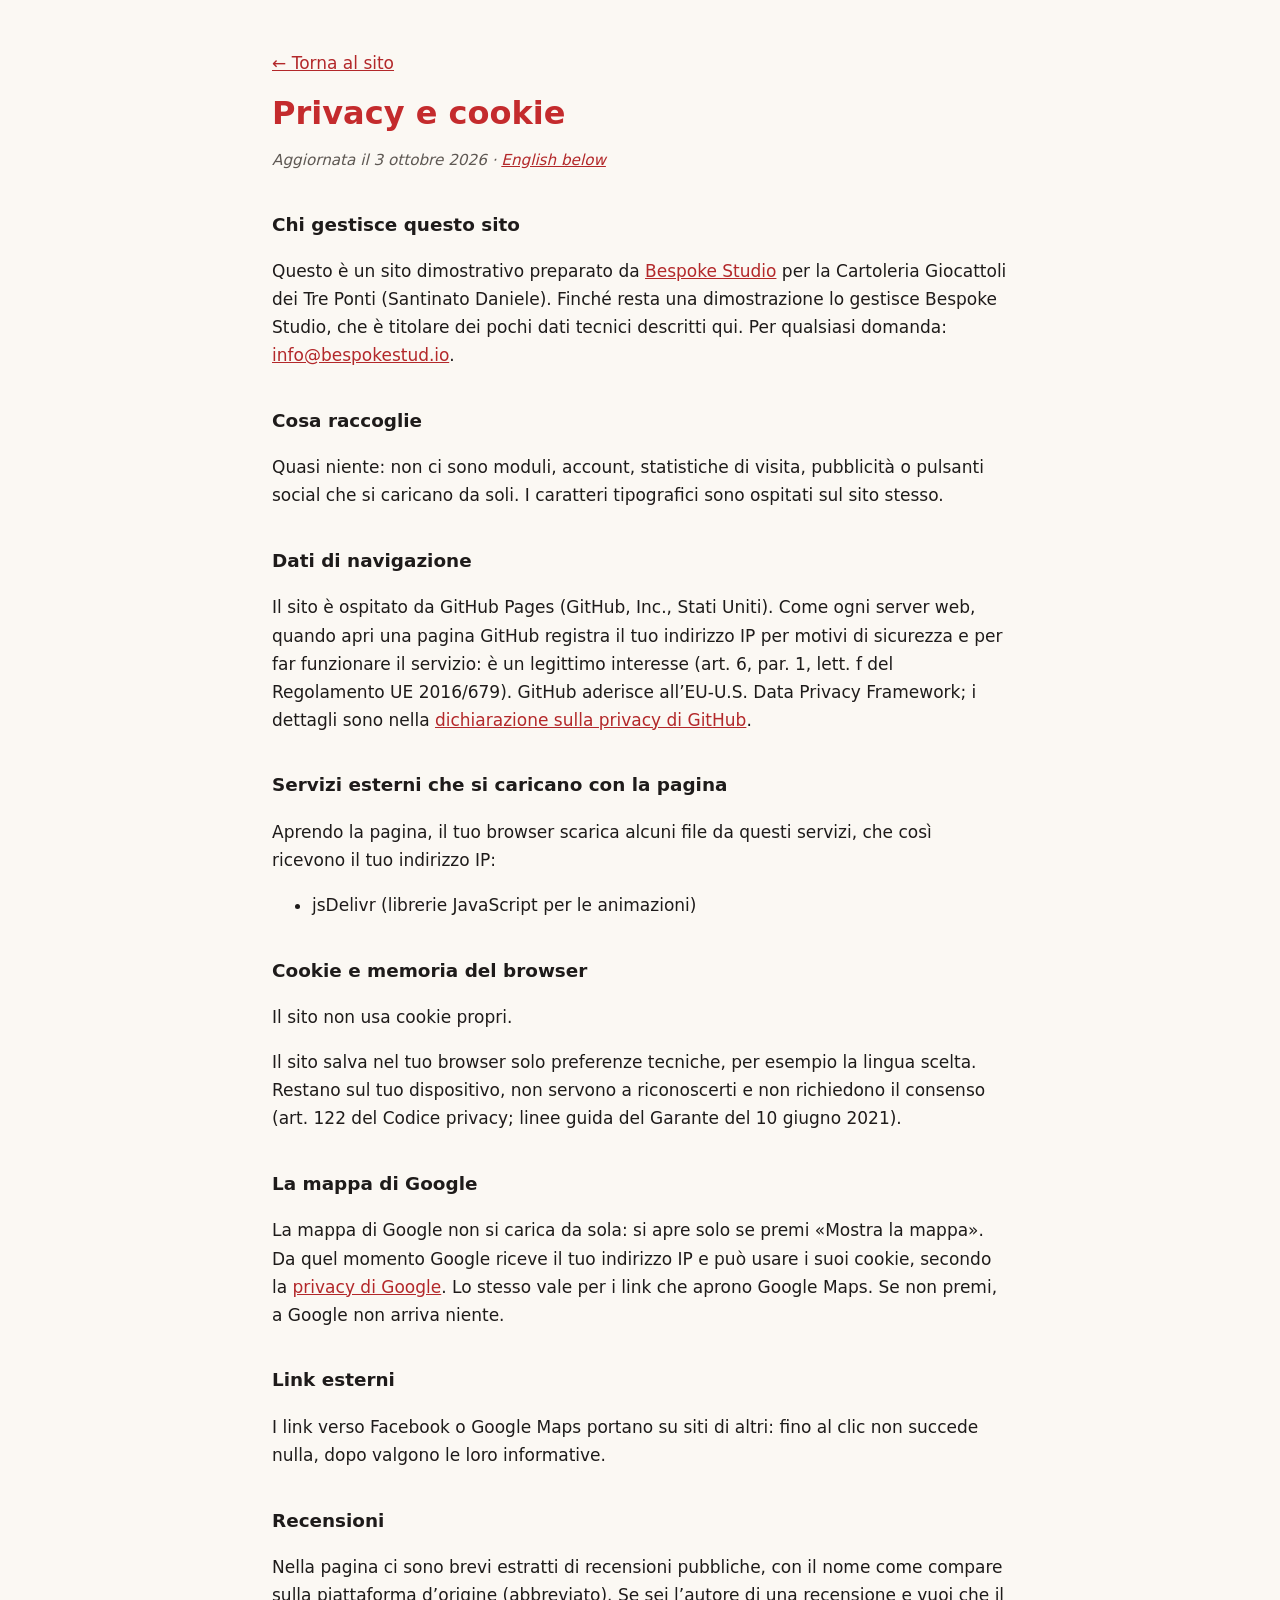
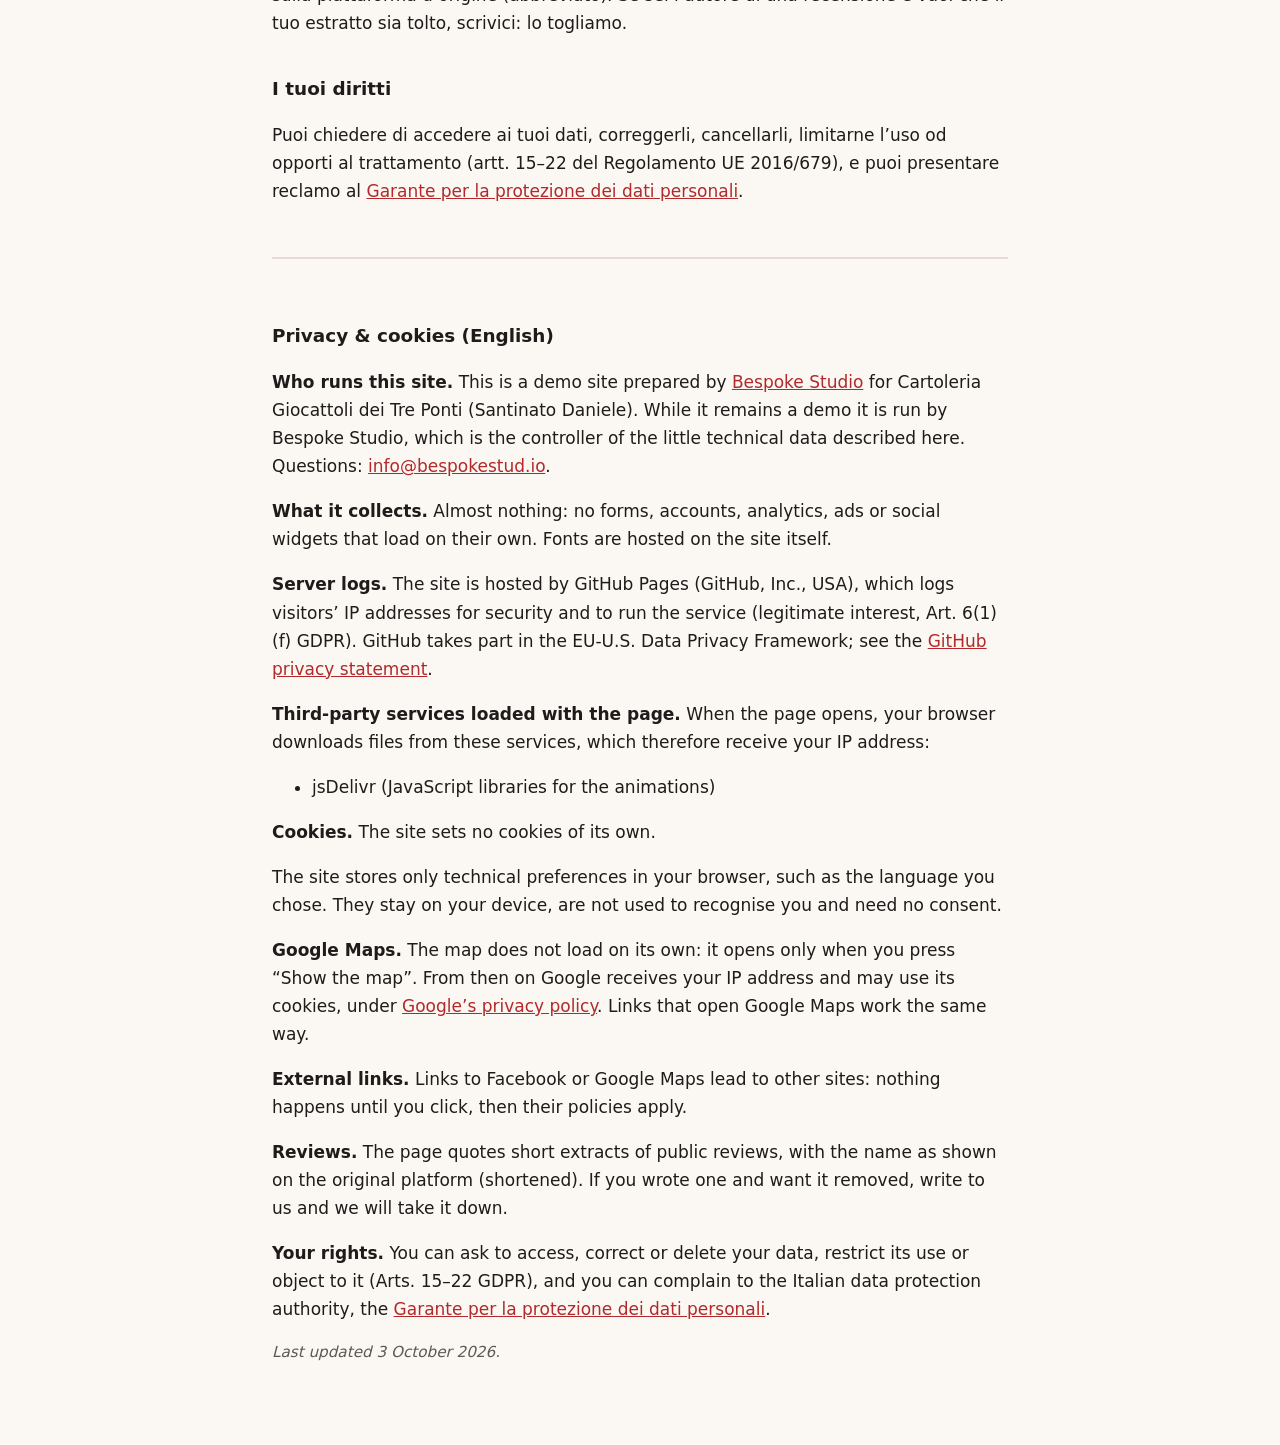
<file: privacy.html>
<!DOCTYPE html>
<html lang="it">
<head>
  <meta charset="UTF-8">
  <meta name="viewport" content="width=device-width, initial-scale=1.0">
  <meta name="robots" content="noindex">
  <title>Privacy e cookie · Cartoleria Giocattoli dei Tre Ponti</title>
  <meta name="description" content="Informativa privacy e cookie del sito Cartoleria Giocattoli dei Tre Ponti.">
  <style>
    body { margin: 0; background: #fbf8f3; color: #1e1b1a; font: 17px/1.65 system-ui, -apple-system, "Segoe UI", Roboto, sans-serif; }
    main { max-width: 46rem; margin: 0 auto; padding: 32px 20px 64px; }
    h1 { font-size: 2rem; line-height: 1.2; margin: 0.4em 0 0.2em; color: #c42b2d; }
    h2 { font-size: 1.15rem; margin: 2em 0 0.4em; }
    a { color: #b3282a; }
    .data { color: #5e5853; font-style: italic; font-size: 0.95rem; }
    .en { margin-top: 3em; padding-top: 1.5em; border-top: 2px solid #ead9d5; }
  </style>
</head>
<body>
<main>
  <p><a href="index.html">← Torna al sito</a></p>
  <h1>Privacy e cookie</h1>
  <p class="data">Aggiornata il 3 ottobre 2026 · <a href="#english" lang="en">English below</a></p>
  <h2>Chi gestisce questo sito</h2>
  <p>Questo è un sito dimostrativo preparato da <a href="https://bespokestud.io" rel="noopener">Bespoke Studio</a> per la Cartoleria Giocattoli dei Tre Ponti (Santinato Daniele). Finché resta una dimostrazione lo gestisce Bespoke Studio, che è titolare dei pochi dati tecnici descritti qui. Per qualsiasi domanda: <a href="mailto:info@bespokestud.io">info@bespokestud.io</a>.</p>
  <h2>Cosa raccoglie</h2>
  <p>Quasi niente: non ci sono moduli, account, statistiche di visita, pubblicità o pulsanti social che si caricano da soli. I caratteri tipografici sono ospitati sul sito stesso.</p>
  <h2>Dati di navigazione</h2>
  <p>Il sito è ospitato da GitHub Pages (GitHub, Inc., Stati Uniti). Come ogni server web, quando apri una pagina GitHub registra il tuo indirizzo IP per motivi di sicurezza e per far funzionare il servizio: è un legittimo interesse (art. 6, par. 1, lett. f del Regolamento UE 2016/679). GitHub aderisce all’EU-U.S. Data Privacy Framework; i dettagli sono nella <a href="https://docs.github.com/site-policy/privacy-policies/github-general-privacy-statement" rel="noopener">dichiarazione sulla privacy di GitHub</a>.</p>
  <h2>Servizi esterni che si caricano con la pagina</h2>
  <p>Aprendo la pagina, il tuo browser scarica alcuni file da questi servizi, che così ricevono il tuo indirizzo IP:</p>
  <ul><li>jsDelivr (librerie JavaScript per le animazioni)</li></ul>
  <h2>Cookie e memoria del browser</h2>
  <p>Il sito non usa cookie propri.</p>
  <p>Il sito salva nel tuo browser solo preferenze tecniche, per esempio la lingua scelta. Restano sul tuo dispositivo, non servono a riconoscerti e non richiedono il consenso (art. 122 del Codice privacy; linee guida del Garante del 10 giugno 2021).</p>
  <h2>La mappa di Google</h2>
  <p>La mappa di Google non si carica da sola: si apre solo se premi «Mostra la mappa». Da quel momento Google riceve il tuo indirizzo IP e può usare i suoi cookie, secondo la <a href="https://policies.google.com/privacy?hl=it" rel="noopener">privacy di Google</a>. Lo stesso vale per i link che aprono Google Maps. Se non premi, a Google non arriva niente.</p>
  <h2>Link esterni</h2>
  <p>I link verso Facebook o Google Maps portano su siti di altri: fino al clic non succede nulla, dopo valgono le loro informative.</p>
  <h2>Recensioni</h2>
  <p>Nella pagina ci sono brevi estratti di recensioni pubbliche, con il nome come compare sulla piattaforma d’origine (abbreviato). Se sei l’autore di una recensione e vuoi che il tuo estratto sia tolto, scrivici: lo togliamo.</p>
  <h2>I tuoi diritti</h2>
  <p>Puoi chiedere di accedere ai tuoi dati, correggerli, cancellarli, limitarne l’uso od opporti al trattamento (artt. 15–22 del Regolamento UE 2016/679), e puoi presentare reclamo al <a href="https://www.garanteprivacy.it" rel="noopener">Garante per la protezione dei dati personali</a>.</p>
  <div class="en" id="english" lang="en">
    <h2>Privacy &amp; cookies (English)</h2>
    <p><strong>Who runs this site.</strong> This is a demo site prepared by <a href="https://bespokestud.io" rel="noopener">Bespoke Studio</a> for Cartoleria Giocattoli dei Tre Ponti (Santinato Daniele). While it remains a demo it is run by Bespoke Studio, which is the controller of the little technical data described here. Questions: <a href="mailto:info@bespokestud.io">info@bespokestud.io</a>.</p>
    <p><strong>What it collects.</strong> Almost nothing: no forms, accounts, analytics, ads or social widgets that load on their own. Fonts are hosted on the site itself.</p>
    <p><strong>Server logs.</strong> The site is hosted by GitHub Pages (GitHub, Inc., USA), which logs visitors’ IP addresses for security and to run the service (legitimate interest, Art. 6(1)(f) GDPR). GitHub takes part in the EU-U.S. Data Privacy Framework; see the <a href="https://docs.github.com/site-policy/privacy-policies/github-general-privacy-statement" rel="noopener">GitHub privacy statement</a>.</p>
    <p><strong>Third-party services loaded with the page.</strong> When the page opens, your browser downloads files from these services, which therefore receive your IP address:</p><ul><li>jsDelivr (JavaScript libraries for the animations)</li></ul>
    <p><strong>Cookies.</strong> The site sets no cookies of its own.</p>
    <p>The site stores only technical preferences in your browser, such as the language you chose. They stay on your device, are not used to recognise you and need no consent.</p>
    <p><strong>Google Maps.</strong> The map does not load on its own: it opens only when you press “Show the map”. From then on Google receives your IP address and may use its cookies, under <a href="https://policies.google.com/privacy?hl=en" rel="noopener">Google’s privacy policy</a>. Links that open Google Maps work the same way.</p>
    <p><strong>External links.</strong> Links to Facebook or Google Maps lead to other sites: nothing happens until you click, then their policies apply.</p>
    <p><strong>Reviews.</strong> The page quotes short extracts of public reviews, with the name as shown on the original platform (shortened). If you wrote one and want it removed, write to us and we will take it down.</p>
    <p><strong>Your rights.</strong> You can ask to access, correct or delete your data, restrict its use or object to it (Arts. 15–22 GDPR), and you can complain to the Italian data protection authority, the <a href="https://www.garanteprivacy.it" rel="noopener">Garante per la protezione dei dati personali</a>.</p>
    <p class="data">Last updated 3 October 2026.</p>
  </div>
</main>
</body>
</html>
</file>
